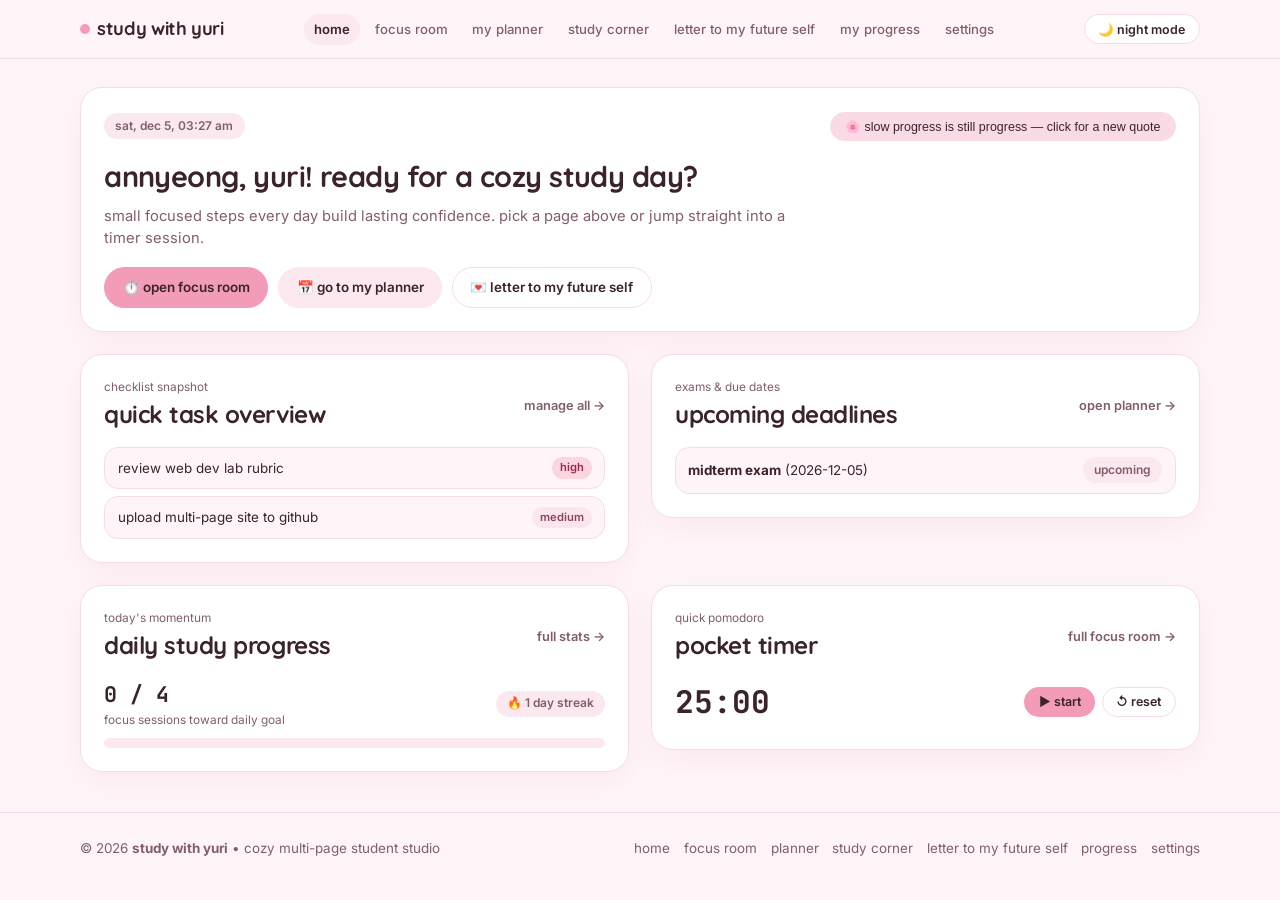
<file: index.html>
<!DOCTYPE html>
<html lang="en">
<head>
  <meta charset="utf-8" />
  <meta name="viewport" content="width=device-width, initial-scale=1.0" />
  <title>study with yuri — home dashboard</title>

  <!-- google fonts: quicksand for headings, inter for ui, jetbrains mono for timer & clock -->
  <link rel="preconnect" href="https://fonts.googleapis.com" />
  <link rel="preconnect" href="https://fonts.gstatic.com" crossorigin />
  <link
    href="https://fonts.googleapis.com/css2?family=Inter:wght@400;500;600&family=JetBrains+Mono:wght@500;700&family=Quicksand:wght@600;700&display=swap"
    rel="stylesheet"
  />

  <!-- relative path to shared stylesheet for github pages -->
  <link rel="stylesheet" href="style.css" />
</head>
<body data-page="home">
  <!-- toast notification container -->
  <div id="toast" class="toast" role="status" aria-live="polite"></div>

  <!-- multi-page sticky navigation header -->
  <header class="site-header">
    <div class="container nav-wrapper">
      <a href="index.html" class="brand-logo">
        <span class="brand-dot"></span> study with yuri
      </a>

      <nav aria-label="primary navigation">
        <ul class="nav-links">
          <li><a href="index.html" class="active-page">home</a></li>
          <li><a href="focus.html">focus room</a></li>
          <li><a href="planner.html">my planner</a></li>
          <li><a href="study.html">study corner</a></li>
          <li><a href="future.html">letter to my future self</a></li>
          <li><a href="progress.html">my progress</a></li>
          <li><a href="settings.html">settings</a></li>
        </ul>
      </nav>

      <button
        id="theme-toggle"
        class="btn-pill btn-outline btn-sm"
        aria-label="toggle dark mode"
      >
        🌙 night mode
      </button>
    </div>
  </header>

  <main class="page-main">
    <div class="container">
      <section class="hero-banner card">
        <div class="hero-top-meta">
          <span id="live-datetime" class="mini-pill">loading date &amp; time...</span>
          <button id="quote-btn" class="badge-pill" title="click for another quote">
            🌸 slow progress is still progress — click for a new quote
          </button>
        </div>

        <h1 id="welcome-greeting">annyeong, yuri! ready for a cozy study day?</h1>
        <p id="daily-motivation" class="hero-sub">
          small focused steps every day build lasting confidence. pick a page above or jump straight into a timer session.
        </p>

        <div class="hero-cta-row">
          <a href="focus.html" class="btn-pill btn-primary">⏱️ open focus room</a>
          <a href="planner.html" class="btn-pill btn-secondary">📅 go to my planner</a>
          <a href="future.html" class="btn-pill btn-outline">💌 letter to my future self</a>
        </div>
      </section>

      <section class="dash-grid">
        <article class="card">
          <div class="card-header-row">
            <div>
              <span class="mini-tag">checklist snapshot</span>
              <h2>quick task overview</h2>
            </div>
            <a href="planner.html" class="tiny-link">manage all →</a>
          </div>
          <ul id="home-task-preview" class="mini-stack-list"></ul>
        </article>

        <article class="card">
          <div class="card-header-row">
            <div>
              <span class="mini-tag">exams &amp; due dates</span>
              <h2>upcoming deadlines</h2>
            </div>
            <a href="planner.html" class="tiny-link">open planner →</a>
          </div>
          <ul id="home-deadlines-preview" class="mini-stack-list"></ul>
        </article>

        <article class="card">
          <div class="card-header-row">
            <div>
              <span class="mini-tag">today's momentum</span>
              <h2>daily study progress</h2>
            </div>
            <a href="progress.html" class="tiny-link">full stats →</a>
          </div>
          <div class="stat-highlight-row">
            <div>
              <div id="home-session-count" class="big-stat">0 / 4</div>
              <div class="mini-tag">focus sessions toward daily goal</div>
            </div>
            <span id="home-streak-pill" class="mini-pill">🔥 0 day streak</span>
          </div>
          <div class="goal-bar-track lg-bar">
            <div id="home-goal-bar" class="goal-bar-fill"></div>
          </div>
        </article>

        <article class="card quick-timer-card">
          <div class="card-header-row">
            <div>
              <span class="mini-tag">quick pomodoro</span>
              <h2>pocket timer</h2>
            </div>
            <a href="focus.html" class="tiny-link">full focus room →</a>
          </div>
          <div class="quick-timer-body">
            <div id="home-timer-display" class="quick-digits">25:00</div>
            <div class="quick-timer-btns">
              <button id="home-start-btn" class="btn-pill btn-primary btn-sm">▶ start</button>
              <button id="home-reset-btn" class="btn-pill btn-outline btn-sm">↺ reset</button>
            </div>
          </div>
        </article>
      </section>
    </div>
  </main>

  <!-- minimal semantic footer -->
  <footer class="site-footer">
    <div class="container footer-row">
      <p>© 2026 <strong>study with yuri</strong> • cozy multi-page student studio</p>
      <div class="footer-links">
        <a href="index.html">home</a>
        <a href="focus.html">focus room</a>
        <a href="planner.html">planner</a>
        <a href="study.html">study corner</a>
        <a href="future.html">letter to my future self</a>
        <a href="progress.html">progress</a>
        <a href="settings.html">settings</a>
      </div>
    </div>
  </footer>

  <!-- relative path to shared javascript -->
  <script src="app.js"></script>
</body>
</html>
</file>
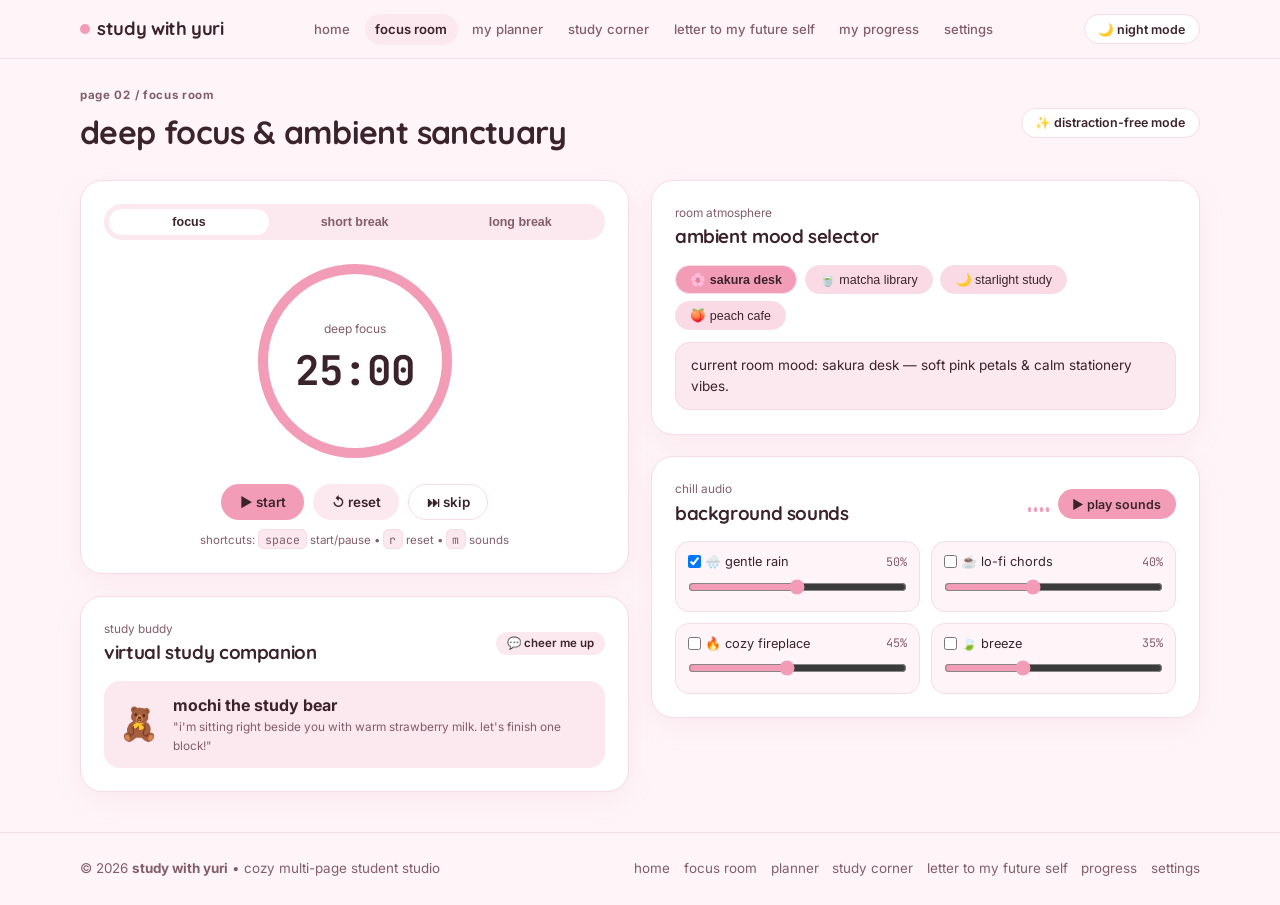
<file: focus.html>
<!DOCTYPE html>
<html lang="en">
<head>
  <meta charset="utf-8" />
  <meta name="viewport" content="width=device-width, initial-scale=1.0" />
  <title>study with yuri — focus room</title>

  <!-- google fonts: quicksand for headings, inter for ui, jetbrains mono for timer & clock -->
  <link rel="preconnect" href="https://fonts.googleapis.com" />
  <link rel="preconnect" href="https://fonts.gstatic.com" crossorigin />
  <link
    href="https://fonts.googleapis.com/css2?family=Inter:wght@400;500;600&family=JetBrains+Mono:wght@500;700&family=Quicksand:wght@600;700&display=swap"
    rel="stylesheet"
  />

  <!-- relative path to shared stylesheet for github pages -->
  <link rel="stylesheet" href="style.css" />
</head>
<body data-page="focus">
  <!-- toast notification container -->
  <div id="toast" class="toast" role="status" aria-live="polite"></div>

  <!-- multi-page sticky navigation header -->
  <header class="site-header">
    <div class="container nav-wrapper">
      <a href="index.html" class="brand-logo">
        <span class="brand-dot"></span> study with yuri
      </a>

      <nav aria-label="primary navigation">
        <ul class="nav-links">
          <li><a href="index.html">home</a></li>
          <li><a href="focus.html" class="active-page">focus room</a></li>
          <li><a href="planner.html">my planner</a></li>
          <li><a href="study.html">study corner</a></li>
          <li><a href="future.html">letter to my future self</a></li>
          <li><a href="progress.html">my progress</a></li>
          <li><a href="settings.html">settings</a></li>
        </ul>
      </nav>

      <button
        id="theme-toggle"
        class="btn-pill btn-outline btn-sm"
        aria-label="toggle dark mode"
      >
        🌙 night mode
      </button>
    </div>
  </header>

  <main class="page-main">
    <div class="container">
      <div class="page-title-bar">
        <div>
          <span class="section-tag">page 02 / focus room</span>
          <h1>deep focus &amp; ambient sanctuary</h1>
        </div>
        <button id="zen-mode-btn" class="btn-pill btn-outline btn-sm">
          ✨ distraction-free mode
        </button>
      </div>

      <div class="workspace-grid">
        <div class="workspace-col">
          <article class="card timer-card">
            <div class="mode-tabs" role="tablist" aria-label="timer modes">
              <button class="mode-tab active" data-mode="focus" data-minutes="25">focus</button>
              <button class="mode-tab" data-mode="short" data-minutes="5">short break</button>
              <button class="mode-tab" data-mode="long" data-minutes="15">long break</button>
            </div>

            <div class="timer-ring-wrapper">
              <svg class="progress-ring" width="210" height="210" viewBox="0 0 210 210">
                <circle class="progress-ring-bg" cx="105" cy="105" r="92" />
                <circle id="progress-ring-circle" class="progress-ring-fill" cx="105" cy="105" r="92" />
              </svg>
              <div class="timer-display-inner">
                <span id="timer-label" class="timer-mode-label">deep focus</span>
                <div id="timer-display" class="timer-digits">25:00</div>
              </div>
            </div>

            <div class="timer-controls">
              <button id="start-pause-btn" class="btn-pill btn-primary">▶ start</button>
              <button id="reset-btn" class="btn-pill btn-secondary">↺ reset</button>
              <button id="skip-btn" class="btn-pill btn-outline">⏭ skip</button>
            </div>

            <p class="shortcut-hint">
              shortcuts: <kbd>space</kbd> start/pause • <kbd>r</kbd> reset • <kbd>m</kbd> sounds
            </p>
          </article>

          <article class="card companion-card">
            <div class="card-header-row">
              <div>
                <span class="mini-tag">study buddy</span>
                <h3>virtual study companion</h3>
              </div>
              <button id="companion-cheer-btn" class="btn-pill btn-secondary btn-xs">
                💬 cheer me up
              </button>
            </div>
            <div class="companion-box">
              <div id="companion-avatar" class="companion-avatar">🧸</div>
              <div>
                <strong id="companion-name">mochi the study bear</strong>
                <p id="companion-speech" class="mini-tag">
                  "i'm sitting right beside you with warm strawberry milk. let's finish one block!"
                </p>
              </div>
            </div>
          </article>
        </div>

        <div class="workspace-col">
          <article class="card">
            <div class="card-header-row">
              <div>
                <span class="mini-tag">room atmosphere</span>
                <h3>ambient mood selector</h3>
              </div>
            </div>
            <div class="mood-chips-row">
              <button class="badge-pill mood-vibe-btn active" data-mood="sakura">🌸 sakura desk</button>
              <button class="badge-pill mood-vibe-btn" data-mood="matcha">🍵 matcha library</button>
              <button class="badge-pill mood-vibe-btn" data-mood="starlight">🌙 starlight study</button>
              <button class="badge-pill mood-vibe-btn" data-mood="peach">🍑 peach cafe</button>
            </div>
            <p id="ambient-mood-note" class="highlight-box">
              current room mood: sakura desk — soft pink petals &amp; calm stationery vibes.
            </p>
          </article>

          <article class="card music-card">
            <div class="card-header-row">
              <div>
                <span class="mini-tag">chill audio</span>
                <h3>background sounds</h3>
              </div>
              <div class="sound-right-controls">
                <div id="soundwave" class="soundwave" aria-hidden="true">
                  <span></span><span></span><span></span><span></span>
                </div>
                <button id="music-toggle-btn" class="btn-pill btn-primary btn-sm">
                  ▶ play sounds
                </button>
              </div>
            </div>

            <div class="mixer-grid">
              <div class="mixer-channel">
                <div class="mixer-top">
                  <label><input type="checkbox" id="mix-rain" checked /> 🌧️ gentle rain</label>
                  <span id="vol-rain-val" class="vol-pct">50%</span>
                </div>
                <input type="range" id="vol-rain" min="0" max="100" value="50" />
              </div>

              <div class="mixer-channel">
                <div class="mixer-top">
                  <label><input type="checkbox" id="mix-cafe" /> ☕ lo-fi chords</label>
                  <span id="vol-cafe-val" class="vol-pct">40%</span>
                </div>
                <input type="range" id="vol-cafe" min="0" max="100" value="40" />
              </div>

              <div class="mixer-channel">
                <div class="mixer-top">
                  <label><input type="checkbox" id="mix-fire" /> 🔥 cozy fireplace</label>
                  <span id="vol-fire-val" class="vol-pct">45%</span>
                </div>
                <input type="range" id="vol-fire" min="0" max="100" value="45" />
              </div>

              <div class="mixer-channel">
                <div class="mixer-top">
                  <label><input type="checkbox" id="mix-nature" /> 🍃 breeze</label>
                  <span id="vol-nature-val" class="vol-pct">35%</span>
                </div>
                <input type="range" id="vol-nature" min="0" max="100" value="35" />
              </div>
            </div>
          </article>
        </div>
      </div>
    </div>
  </main>

  <!-- minimal semantic footer -->
  <footer class="site-footer">
    <div class="container footer-row">
      <p>© 2026 <strong>study with yuri</strong> • cozy multi-page student studio</p>
      <div class="footer-links">
        <a href="index.html">home</a>
        <a href="focus.html">focus room</a>
        <a href="planner.html">planner</a>
        <a href="study.html">study corner</a>
        <a href="future.html">letter to my future self</a>
        <a href="progress.html">progress</a>
        <a href="settings.html">settings</a>
      </div>
    </div>
  </footer>

  <!-- relative path to shared javascript -->
  <script src="app.js"></script>
</body>
</html>
</file>
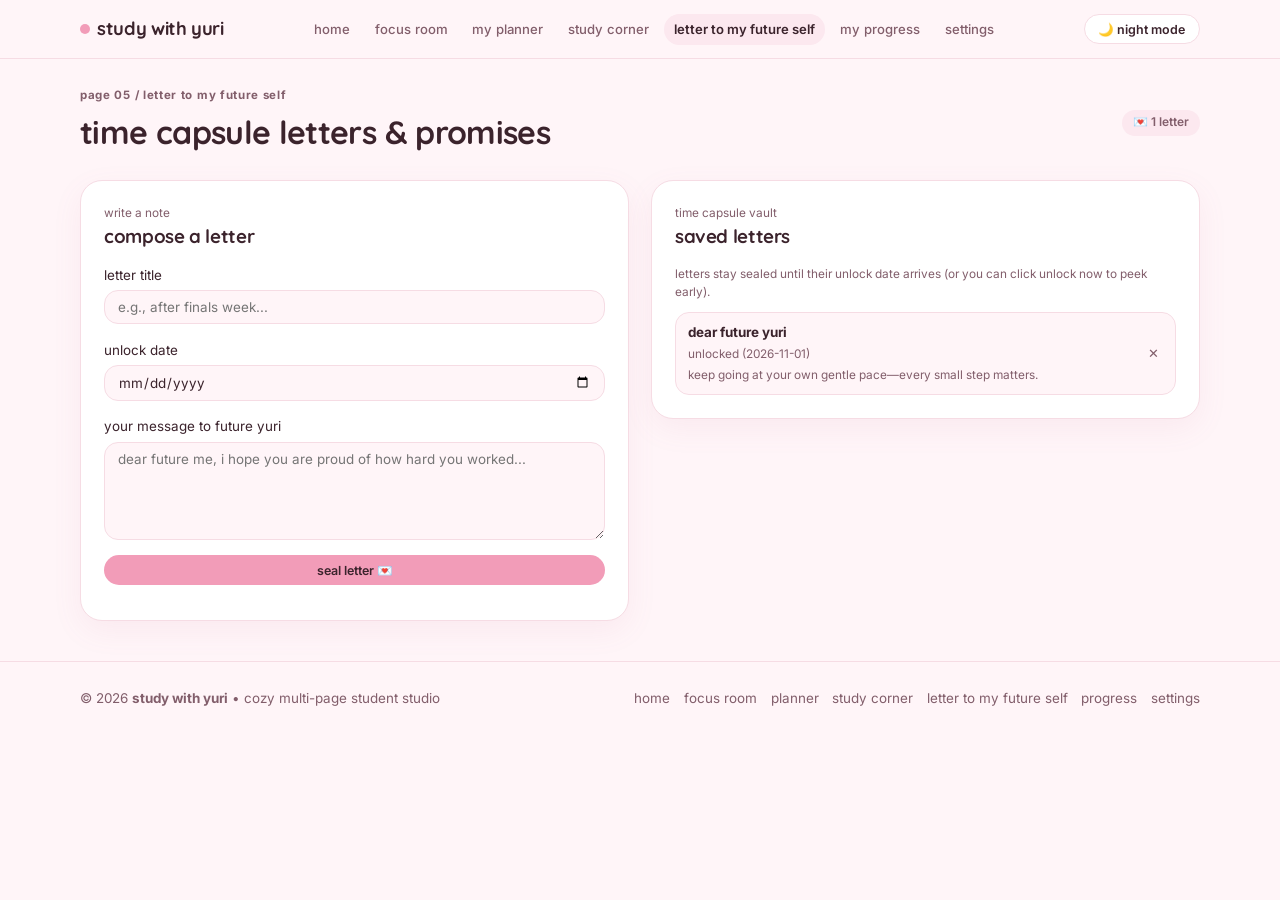
<file: future.html>
<!DOCTYPE html>
<html lang="en">
<head>
  <meta charset="utf-8" />
  <meta name="viewport" content="width=device-width, initial-scale=1.0" />
  <title>study with yuri — letter to my future self</title>

  <!-- google fonts: quicksand for headings, inter for ui, jetbrains mono for timer & clock -->
  <link rel="preconnect" href="https://fonts.googleapis.com" />
  <link rel="preconnect" href="https://fonts.gstatic.com" crossorigin />
  <link
    href="https://fonts.googleapis.com/css2?family=Inter:wght@400;500;600&family=JetBrains+Mono:wght@500;700&family=Quicksand:wght@600;700&display=swap"
    rel="stylesheet"
  />

  <!-- relative path to shared stylesheet for github pages -->
  <link rel="stylesheet" href="style.css" />
</head>
<body data-page="future">
  <!-- toast notification container -->
  <div id="toast" class="toast" role="status" aria-live="polite"></div>

  <!-- multi-page sticky navigation header -->
  <header class="site-header">
    <div class="container nav-wrapper">
      <a href="index.html" class="brand-logo">
        <span class="brand-dot"></span> study with yuri
      </a>

      <nav aria-label="primary navigation">
        <ul class="nav-links">
          <li><a href="index.html">home</a></li>
          <li><a href="focus.html">focus room</a></li>
          <li><a href="planner.html">my planner</a></li>
          <li><a href="study.html">study corner</a></li>
          <li><a href="future.html" class="active-page">letter to my future self</a></li>
          <li><a href="progress.html">my progress</a></li>
          <li><a href="settings.html">settings</a></li>
        </ul>
      </nav>

      <button
        id="theme-toggle"
        class="btn-pill btn-outline btn-sm"
        aria-label="toggle dark mode"
      >
        🌙 night mode
      </button>
    </div>
  </header>

  <main class="page-main">
    <div class="container">
      <div class="page-title-bar">
        <div>
          <span class="section-tag">page 05 / letter to my future self</span>
          <h1>time capsule letters &amp; promises</h1>
        </div>
        <span id="letters-count-pill" class="session-counter-pill">💌 0 letters</span>
      </div>

      <div class="workspace-grid">
        <div class="workspace-col">
          <article class="card">
            <div class="card-header-row">
              <div>
                <span class="mini-tag">write a note</span>
                <h3>compose a letter</h3>
              </div>
            </div>

            <form id="future-letter-form" class="stack-form">
              <div class="form-group">
                <label for="letter-title">letter title</label>
                <input
                  type="text"
                  id="letter-title"
                  placeholder="e.g., after finals week..."
                  required
                />
              </div>

              <div class="form-group">
                <label for="letter-unlock-date">unlock date</label>
                <input
                  type="date"
                  id="letter-unlock-date"
                  required
                />
              </div>

              <div class="form-group">
                <label for="letter-body">your message to future yuri</label>
                <textarea
                  id="letter-body"
                  rows="5"
                  placeholder="dear future me, i hope you are proud of how hard you worked..."
                  required
                ></textarea>
              </div>

              <button type="submit" class="btn-pill btn-primary btn-sm">
                seal letter 💌
              </button>
            </form>
          </article>
        </div>

        <div class="workspace-col">
          <article class="card">
            <div class="card-header-row">
              <div>
                <span class="mini-tag">time capsule vault</span>
                <h3>saved letters</h3>
              </div>
            </div>
            <p class="helper-micro-note">
              letters stay sealed until their unlock date arrives (or you can click unlock now to peek early).
            </p>
            <ul id="future-letters-list" class="mini-stack-list"></ul>
          </article>
        </div>
      </div>
    </div>
  </main>

  <!-- minimal semantic footer -->
  <footer class="site-footer">
    <div class="container footer-row">
      <p>© 2026 <strong>study with yuri</strong> • cozy multi-page student studio</p>
      <div class="footer-links">
        <a href="index.html">home</a>
        <a href="focus.html">focus room</a>
        <a href="planner.html">planner</a>
        <a href="study.html">study corner</a>
        <a href="future.html">letter to my future self</a>
        <a href="progress.html">progress</a>
        <a href="settings.html">settings</a>
      </div>
    </div>
  </footer>

  <!-- relative path to shared javascript -->
  <script src="app.js"></script>
</body>
</html>
</file>
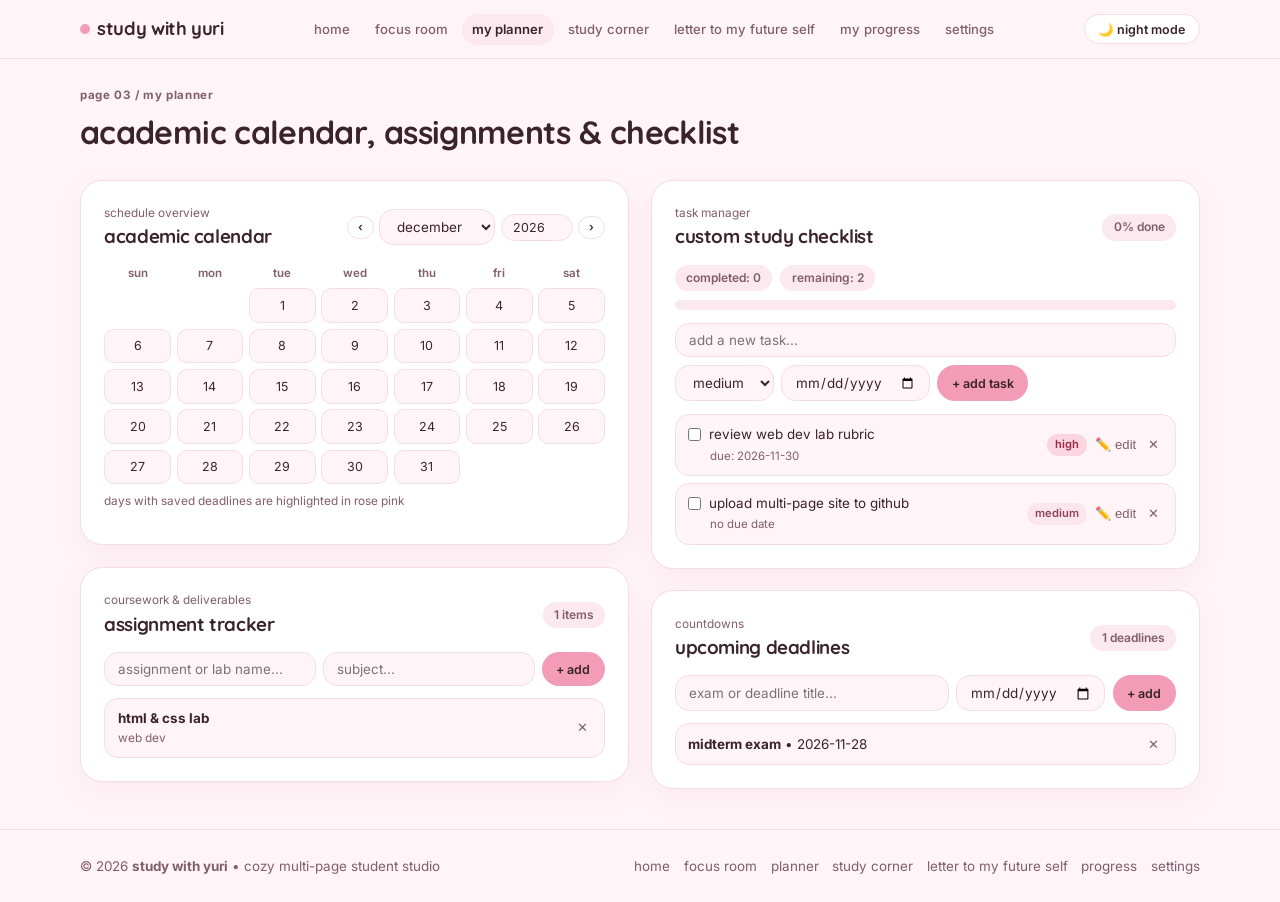
<file: planner.html>
<!DOCTYPE html>
<html lang="en">
<head>
  <meta charset="utf-8" />
  <meta name="viewport" content="width=device-width, initial-scale=1.0" />
  <title>study with yuri — my planner</title>

  <!-- google fonts: quicksand for headings, inter for ui, jetbrains mono for timer & clock -->
  <link rel="preconnect" href="https://fonts.googleapis.com" />
  <link rel="preconnect" href="https://fonts.gstatic.com" crossorigin />
  <link
    href="https://fonts.googleapis.com/css2?family=Inter:wght@400;500;600&family=JetBrains+Mono:wght@500;700&family=Quicksand:wght@600;700&display=swap"
    rel="stylesheet"
  />

  <!-- relative path to shared stylesheet for github pages -->
  <link rel="stylesheet" href="style.css" />
</head>
<body data-page="planner">
  <!-- toast notification container -->
  <div id="toast" class="toast" role="status" aria-live="polite"></div>

  <!-- multi-page sticky navigation header -->
  <header class="site-header">
    <div class="container nav-wrapper">
      <a href="index.html" class="brand-logo">
        <span class="brand-dot"></span> study with yuri
      </a>

      <nav aria-label="primary navigation">
        <ul class="nav-links">
          <li><a href="index.html">home</a></li>
          <li><a href="focus.html">focus room</a></li>
          <li><a href="planner.html" class="active-page">my planner</a></li>
          <li><a href="study.html">study corner</a></li>
          <li><a href="future.html">letter to my future self</a></li>
          <li><a href="progress.html">my progress</a></li>
          <li><a href="settings.html">settings</a></li>
        </ul>
      </nav>

      <button
        id="theme-toggle"
        class="btn-pill btn-outline btn-sm"
        aria-label="toggle dark mode"
      >
        🌙 night mode
      </button>
    </div>
  </header>

  <main class="page-main">
    <div class="container">
      <div class="page-title-bar">
        <div>
          <span class="section-tag">page 03 / my planner</span>
          <h1>academic calendar, assignments &amp; checklist</h1>
        </div>
      </div>

      <div class="workspace-grid">
        <div class="workspace-col">
          <!-- academic calendar with month switcher -->
          <article class="card">
            <div class="card-header-row">
              <div>
                <span class="mini-tag">schedule overview</span>
                <h3>academic calendar</h3>
              </div>
              <div class="calendar-controls">
                <button id="cal-prev-btn" class="btn-pill btn-outline btn-xs" aria-label="previous month">‹</button>
                <select id="cal-month-select" class="select-pill select-sm" aria-label="select month">
                  <option value="0">january</option>
                  <option value="1">february</option>
                  <option value="2">march</option>
                  <option value="3">april</option>
                  <option value="4">may</option>
                  <option value="5">june</option>
                  <option value="6">july</option>
                  <option value="7">august</option>
                  <option value="8">september</option>
                  <option value="9">october</option>
                  <option value="10">november</option>
                  <option value="11">december</option>
                </select>
                <input type="number" id="cal-year-input" class="cal-year-input" min="2020" max="2035" value="2026" aria-label="calendar year" />
                <button id="cal-next-btn" class="btn-pill btn-outline btn-xs" aria-label="next month">›</button>
              </div>
            </div>

            <div class="calendar-weekdays">
              <span>sun</span><span>mon</span><span>tue</span><span>wed</span><span>thu</span><span>fri</span><span>sat</span>
            </div>
            <div id="calendar-grid" class="calendar-grid"></div>
            <p class="helper-micro-note">days with saved deadlines are highlighted in rose pink</p>
          </article>

          <!-- assignment tracker -->
          <article class="card">
            <div class="card-header-row">
              <div>
                <span class="mini-tag">coursework &amp; deliverables</span>
                <h3>assignment tracker</h3>
              </div>
              <span id="assignment-count-pill" class="mini-pill">0 items</span>
            </div>

            <form id="assignment-form" class="exam-input-row">
              <input
                type="text"
                id="assignment-title"
                placeholder="assignment or lab name..."
                required
              />
              <input
                type="text"
                id="assignment-subject"
                placeholder="subject..."
                required
              />
              <button type="submit" class="btn-pill btn-primary btn-sm">+ add</button>
            </form>

            <ul id="assignment-list" class="mini-stack-list"></ul>
          </article>
        </div>

        <div class="workspace-col">
          <!-- full custom study checklist: add, edit, delete, complete, counts, %, low/medium/high, due date -->
          <article class="card">
            <div class="card-header-row">
              <div>
                <span class="mini-tag">task manager</span>
                <h3>custom study checklist</h3>
              </div>
              <span id="task-completion-pct" class="mini-pill">0% done</span>
            </div>

            <div id="task-summary-counts" class="task-summary-row">
              <span id="task-completed-count" class="mini-pill">completed: 0</span>
              <span id="task-remaining-count" class="mini-pill">remaining: 0</span>
            </div>

            <div class="goal-bar-track full-w task-pct-bar">
              <div id="task-pct-fill" class="goal-bar-fill"></div>
            </div>

            <form id="task-form" class="task-builder-form">
              <input
                type="text"
                id="task-input"
                placeholder="add a new task..."
                required
              />
              <div class="task-meta-row">
                <select id="task-priority" aria-label="task priority">
                  <option value="low">low</option>
                  <option value="medium" selected>medium</option>
                  <option value="high">high</option>
                </select>
                <input
                  type="date"
                  id="task-due-date"
                  aria-label="optional due date"
                />
                <button type="submit" class="btn-pill btn-primary btn-sm">
                  + add task
                </button>
              </div>
            </form>

            <ul id="task-list" class="task-list"></ul>
          </article>

          <!-- upcoming deadlines -->
          <article class="card">
            <div class="card-header-row">
              <div>
                <span class="mini-tag">countdowns</span>
                <h3>upcoming deadlines</h3>
              </div>
              <span id="exam-count-pill" class="mini-pill">0 deadlines</span>
            </div>

            <form id="exam-form" class="exam-input-row">
              <input
                type="text"
                id="exam-title"
                placeholder="exam or deadline title..."
                required
              />
              <input
                type="date"
                id="exam-date"
                aria-label="deadline date"
                required
              />
              <button type="submit" class="btn-pill btn-primary btn-sm">+ add</button>
            </form>

            <ul id="exam-list" class="mini-stack-list"></ul>
          </article>
        </div>
      </div>
    </div>
  </main>

  <!-- minimal semantic footer -->
  <footer class="site-footer">
    <div class="container footer-row">
      <p>© 2026 <strong>study with yuri</strong> • cozy multi-page student studio</p>
      <div class="footer-links">
        <a href="index.html">home</a>
        <a href="focus.html">focus room</a>
        <a href="planner.html">planner</a>
        <a href="study.html">study corner</a>
        <a href="future.html">letter to my future self</a>
        <a href="progress.html">progress</a>
        <a href="settings.html">settings</a>
      </div>
    </div>
  </footer>

  <!-- relative path to shared javascript -->
  <script src="app.js"></script>
</body>
</html>
</file>
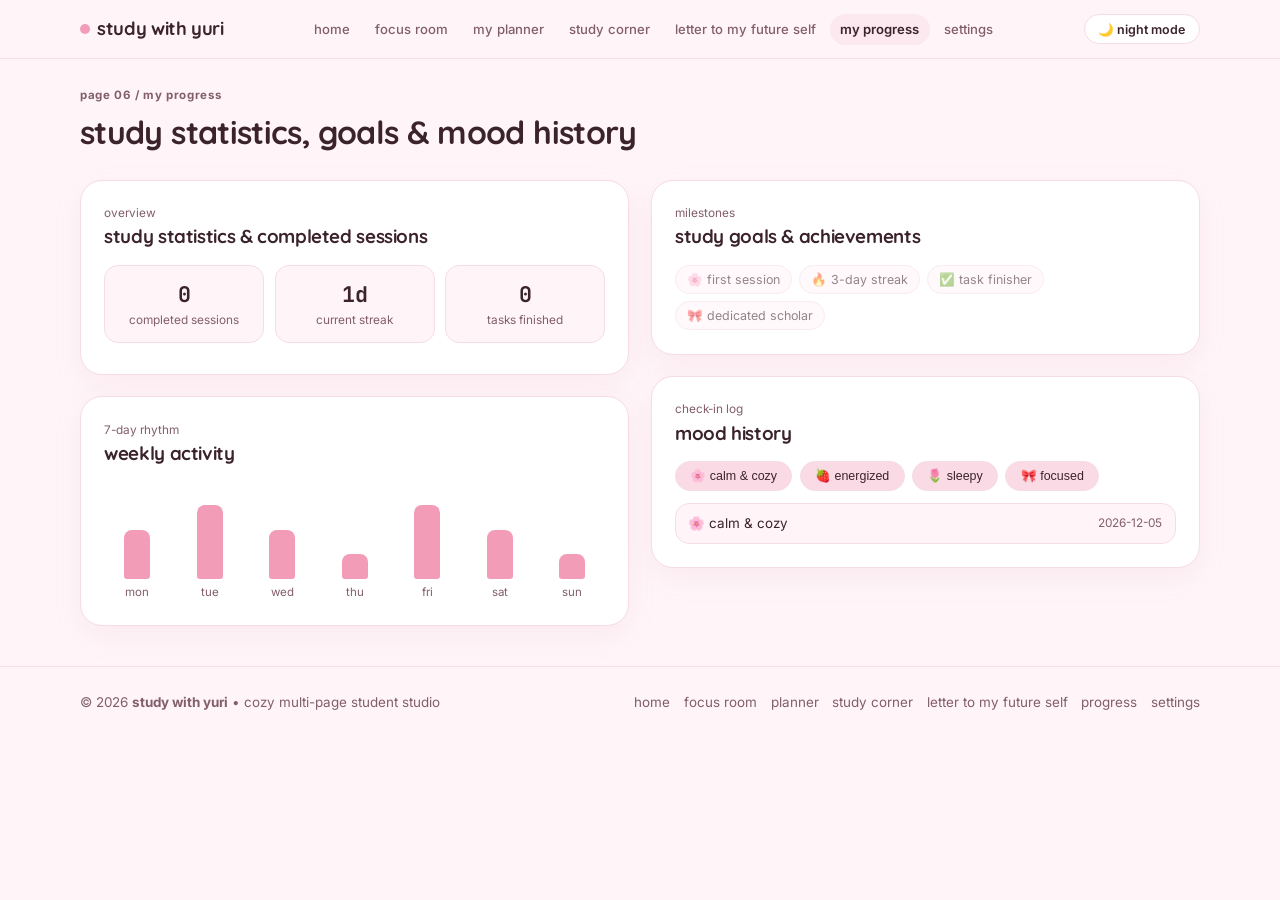
<file: progress.html>
<!DOCTYPE html>
<html lang="en">
<head>
  <meta charset="utf-8" />
  <meta name="viewport" content="width=device-width, initial-scale=1.0" />
  <title>study with yuri — my progress</title>

  <!-- google fonts: quicksand for headings, inter for ui, jetbrains mono for timer & clock -->
  <link rel="preconnect" href="https://fonts.googleapis.com" />
  <link rel="preconnect" href="https://fonts.gstatic.com" crossorigin />
  <link
    href="https://fonts.googleapis.com/css2?family=Inter:wght@400;500;600&family=JetBrains+Mono:wght@500;700&family=Quicksand:wght@600;700&display=swap"
    rel="stylesheet"
  />

  <!-- relative path to shared stylesheet for github pages -->
  <link rel="stylesheet" href="style.css" />
</head>
<body data-page="progress">
  <!-- toast notification container -->
  <div id="toast" class="toast" role="status" aria-live="polite"></div>

  <!-- multi-page sticky navigation header -->
  <header class="site-header">
    <div class="container nav-wrapper">
      <a href="index.html" class="brand-logo">
        <span class="brand-dot"></span> study with yuri
      </a>

      <nav aria-label="primary navigation">
        <ul class="nav-links">
          <li><a href="index.html">home</a></li>
          <li><a href="focus.html">focus room</a></li>
          <li><a href="planner.html">my planner</a></li>
          <li><a href="study.html">study corner</a></li>
          <li><a href="future.html">letter to my future self</a></li>
          <li><a href="progress.html" class="active-page">my progress</a></li>
          <li><a href="settings.html">settings</a></li>
        </ul>
      </nav>

      <button
        id="theme-toggle"
        class="btn-pill btn-outline btn-sm"
        aria-label="toggle dark mode"
      >
        🌙 night mode
      </button>
    </div>
  </header>

  <main class="page-main">
    <div class="container">
      <div class="page-title-bar">
        <div>
          <span class="section-tag">page 06 / my progress</span>
          <h1>study statistics, goals &amp; mood history</h1>
        </div>
      </div>

      <div class="workspace-grid">
        <div class="workspace-col">
          <article class="card">
            <div class="card-header-row">
              <div>
                <span class="mini-tag">overview</span>
                <h3>study statistics &amp; completed sessions</h3>
              </div>
            </div>
            <div class="stats-summary-row">
              <div class="stat-box">
                <div id="stat-total-sessions" class="big-stat">0</div>
                <div class="mini-tag">completed sessions</div>
              </div>
              <div class="stat-box">
                <div id="stat-streak-days" class="big-stat">0d</div>
                <div class="mini-tag">current streak</div>
              </div>
              <div class="stat-box">
                <div id="stat-tasks-done" class="big-stat">0</div>
                <div class="mini-tag">tasks finished</div>
              </div>
            </div>
          </article>

          <article class="card">
            <div class="card-header-row">
              <div>
                <span class="mini-tag">7-day rhythm</span>
                <h3>weekly activity</h3>
              </div>
            </div>
            <div id="weekly-bars" class="weekly-bars"></div>
          </article>
        </div>

        <div class="workspace-col">
          <article class="card">
            <div class="card-header-row">
              <div>
                <span class="mini-tag">milestones</span>
                <h3>study goals &amp; achievements</h3>
              </div>
            </div>
            <div id="badges-grid" class="badges-grid"></div>
          </article>

          <article class="card">
            <div class="card-header-row">
              <div>
                <span class="mini-tag">check-in log</span>
                <h3>mood history</h3>
              </div>
            </div>
            <div class="mood-log-picker">
              <button class="badge-pill log-mood-btn" data-mood="🌸 calm &amp; cozy">🌸 calm &amp; cozy</button>
              <button class="badge-pill log-mood-btn" data-mood="🍓 energized">🍓 energized</button>
              <button class="badge-pill log-mood-btn" data-mood="🌷 sleepy">🌷 sleepy</button>
              <button class="badge-pill log-mood-btn" data-mood="🎀 focused">🎀 focused</button>
            </div>
            <ul id="mood-history-list" class="mini-stack-list"></ul>
          </article>
        </div>
      </div>
    </div>
  </main>

  <!-- minimal semantic footer -->
  <footer class="site-footer">
    <div class="container footer-row">
      <p>© 2026 <strong>study with yuri</strong> • cozy multi-page student studio</p>
      <div class="footer-links">
        <a href="index.html">home</a>
        <a href="focus.html">focus room</a>
        <a href="planner.html">planner</a>
        <a href="study.html">study corner</a>
        <a href="future.html">letter to my future self</a>
        <a href="progress.html">progress</a>
        <a href="settings.html">settings</a>
      </div>
    </div>
  </footer>

  <!-- relative path to shared javascript -->
  <script src="app.js"></script>
</body>
</html>
</file>
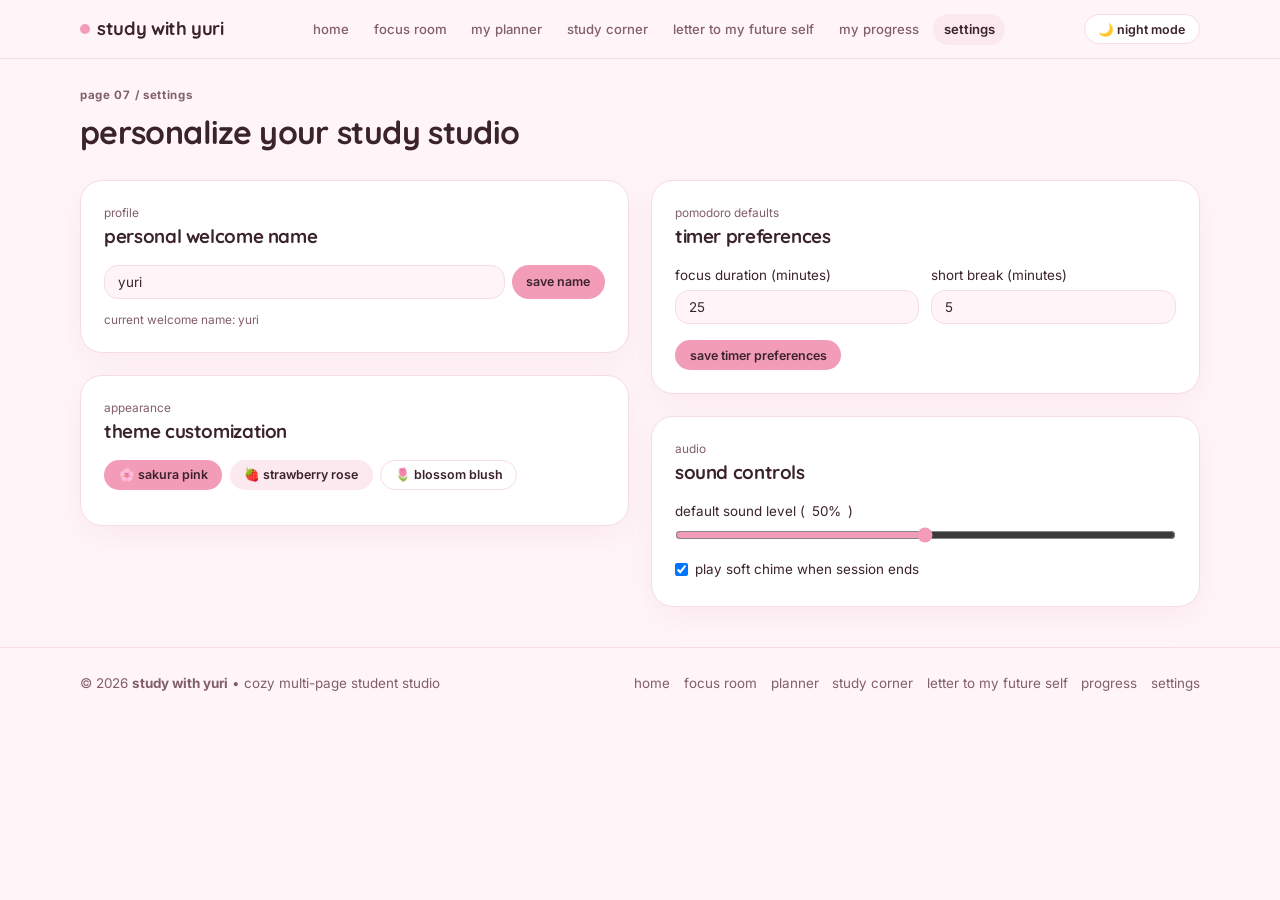
<file: settings.html>
<!DOCTYPE html>
<html lang="en">
<head>
  <meta charset="utf-8" />
  <meta name="viewport" content="width=device-width, initial-scale=1.0" />
  <title>study with yuri — settings</title>

  <!-- google fonts: quicksand for headings, inter for ui, jetbrains mono for timer & clock -->
  <link rel="preconnect" href="https://fonts.googleapis.com" />
  <link rel="preconnect" href="https://fonts.gstatic.com" crossorigin />
  <link
    href="https://fonts.googleapis.com/css2?family=Inter:wght@400;500;600&family=JetBrains+Mono:wght@500;700&family=Quicksand:wght@600;700&display=swap"
    rel="stylesheet"
  />

  <!-- relative path to shared stylesheet for github pages -->
  <link rel="stylesheet" href="style.css" />
</head>
<body data-page="settings">
  <!-- toast notification container -->
  <div id="toast" class="toast" role="status" aria-live="polite"></div>

  <!-- multi-page sticky navigation header -->
  <header class="site-header">
    <div class="container nav-wrapper">
      <a href="index.html" class="brand-logo">
        <span class="brand-dot"></span> study with yuri
      </a>

      <nav aria-label="primary navigation">
        <ul class="nav-links">
          <li><a href="index.html">home</a></li>
          <li><a href="focus.html">focus room</a></li>
          <li><a href="planner.html">my planner</a></li>
          <li><a href="study.html">study corner</a></li>
          <li><a href="future.html">letter to my future self</a></li>
          <li><a href="progress.html">my progress</a></li>
          <li><a href="settings.html" class="active-page">settings</a></li>
        </ul>
      </nav>

      <button
        id="theme-toggle"
        class="btn-pill btn-outline btn-sm"
        aria-label="toggle dark mode"
      >
        🌙 night mode
      </button>
    </div>
  </header>

  <main class="page-main">
    <div class="container">
      <div class="page-title-bar">
        <div>
          <span class="section-tag">page 07 / settings</span>
          <h1>personalize your study studio</h1>
        </div>
      </div>

      <div class="workspace-grid">
        <div class="workspace-col">
          <article class="card">
            <div class="card-header-row">
              <div>
                <span class="mini-tag">profile</span>
                <h3>personal welcome name</h3>
              </div>
            </div>
            <form id="profile-name-form" class="inline-form">
              <input
                type="text"
                id="welcome-name-input"
                placeholder="enter your name (e.g., yuri)..."
                required
              />
              <button type="submit" class="btn-pill btn-primary btn-sm">save name</button>
            </form>
            <p id="current-name-preview" class="mini-tag">current welcome name: yuri</p>
          </article>

          <article class="card">
            <div class="card-header-row">
              <div>
                <span class="mini-tag">appearance</span>
                <h3>theme customization</h3>
              </div>
            </div>
            <div class="theme-options-row">
              <button class="btn-pill btn-primary btn-sm theme-swatch-btn" data-pink="sakura">
                🌸 sakura pink
              </button>
              <button class="btn-pill btn-secondary btn-sm theme-swatch-btn" data-pink="strawberry">
                🍓 strawberry rose
              </button>
              <button class="btn-pill btn-outline btn-sm theme-swatch-btn" data-pink="blossom">
                🌷 blossom blush
              </button>
            </div>
          </article>
        </div>

        <div class="workspace-col">
          <article class="card">
            <div class="card-header-row">
              <div>
                <span class="mini-tag">pomodoro defaults</span>
                <h3>timer preferences</h3>
              </div>
            </div>
            <div class="settings-form-grid">
              <div class="form-group">
                <label for="pref-focus-mins">focus duration (minutes)</label>
                <input type="number" id="pref-focus-mins" min="1" max="180" value="25" />
              </div>
              <div class="form-group">
                <label for="pref-break-mins">short break (minutes)</label>
                <input type="number" id="pref-break-mins" min="1" max="60" value="5" />
              </div>
            </div>
            <button id="save-timer-prefs-btn" class="btn-pill btn-primary btn-sm mt-btn">
              save timer preferences
            </button>
          </article>

          <article class="card">
            <div class="card-header-row">
              <div>
                <span class="mini-tag">audio</span>
                <h3>sound controls</h3>
              </div>
            </div>
            <div class="form-group">
              <label for="pref-master-vol">default sound level (<span id="pref-vol-label">50%</span>)</label>
              <input type="range" id="pref-master-vol" min="0" max="100" value="50" />
            </div>
            <label class="checkbox-inline mt-btn">
              <input type="checkbox" id="pref-chime-enabled" checked />
              <span>play soft chime when session ends</span>
            </label>
          </article>
        </div>
      </div>
    </div>
  </main>

  <!-- minimal semantic footer -->
  <footer class="site-footer">
    <div class="container footer-row">
      <p>© 2026 <strong>study with yuri</strong> • cozy multi-page student studio</p>
      <div class="footer-links">
        <a href="index.html">home</a>
        <a href="focus.html">focus room</a>
        <a href="planner.html">planner</a>
        <a href="study.html">study corner</a>
        <a href="future.html">letter to my future self</a>
        <a href="progress.html">progress</a>
        <a href="settings.html">settings</a>
      </div>
    </div>
  </footer>

  <!-- relative path to shared javascript -->
  <script src="app.js"></script>
</body>
</html>
</file>
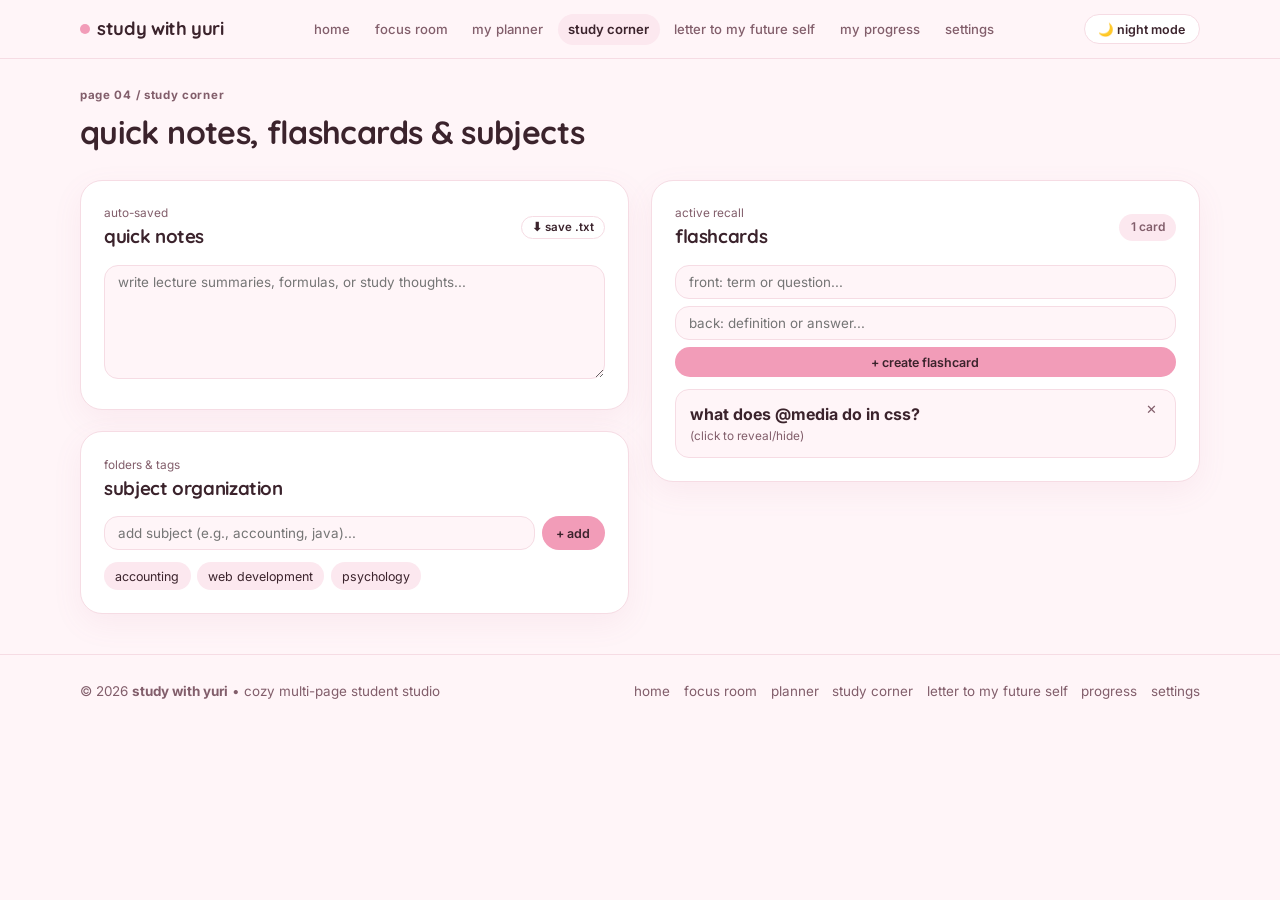
<file: study.html>
<!DOCTYPE html>
<html lang="en">
<head>
  <meta charset="utf-8" />
  <meta name="viewport" content="width=device-width, initial-scale=1.0" />
  <title>study with yuri — study corner</title>

  <!-- google fonts: quicksand for headings, inter for ui, jetbrains mono for timer & clock -->
  <link rel="preconnect" href="https://fonts.googleapis.com" />
  <link rel="preconnect" href="https://fonts.gstatic.com" crossorigin />
  <link
    href="https://fonts.googleapis.com/css2?family=Inter:wght@400;500;600&family=JetBrains+Mono:wght@500;700&family=Quicksand:wght@600;700&display=swap"
    rel="stylesheet"
  />

  <!-- relative path to shared stylesheet for github pages -->
  <link rel="stylesheet" href="style.css" />
</head>
<body data-page="study">
  <!-- toast notification container -->
  <div id="toast" class="toast" role="status" aria-live="polite"></div>

  <!-- multi-page sticky navigation header -->
  <header class="site-header">
    <div class="container nav-wrapper">
      <a href="index.html" class="brand-logo">
        <span class="brand-dot"></span> study with yuri
      </a>

      <nav aria-label="primary navigation">
        <ul class="nav-links">
          <li><a href="index.html">home</a></li>
          <li><a href="focus.html">focus room</a></li>
          <li><a href="planner.html">my planner</a></li>
          <li><a href="study.html" class="active-page">study corner</a></li>
          <li><a href="future.html">letter to my future self</a></li>
          <li><a href="progress.html">my progress</a></li>
          <li><a href="settings.html">settings</a></li>
        </ul>
      </nav>

      <button
        id="theme-toggle"
        class="btn-pill btn-outline btn-sm"
        aria-label="toggle dark mode"
      >
        🌙 night mode
      </button>
    </div>
  </header>

  <main class="page-main">
    <div class="container">
      <div class="page-title-bar">
        <div>
          <span class="section-tag">page 04 / study corner</span>
          <h1>quick notes, flashcards &amp; subjects</h1>
        </div>
      </div>

      <div class="workspace-grid">
        <div class="workspace-col">
          <article class="card notes-card">
            <div class="card-header-row">
              <div>
                <span class="mini-tag">auto-saved</span>
                <h3>quick notes</h3>
              </div>
              <button id="download-notes-btn" class="btn-pill btn-outline btn-xs">
                ⬇ save .txt
              </button>
            </div>
            <textarea
              id="scratchpad"
              rows="6"
              placeholder="write lecture summaries, formulas, or study thoughts..."
            ></textarea>
          </article>

          <article class="card">
            <div class="card-header-row">
              <div>
                <span class="mini-tag">folders &amp; tags</span>
                <h3>subject organization</h3>
              </div>
            </div>
            <form id="subject-form" class="inline-form">
              <input
                type="text"
                id="subject-input"
                placeholder="add subject (e.g., accounting, java)..."
                required
              />
              <button type="submit" class="btn-pill btn-primary btn-sm">+ add</button>
            </form>
            <div id="subject-pool" class="chip-pool"></div>
          </article>
        </div>

        <div class="workspace-col">
          <article class="card">
            <div class="card-header-row">
              <div>
                <span class="mini-tag">active recall</span>
                <h3>flashcards</h3>
              </div>
              <span id="flashcard-count-pill" class="mini-pill">0 cards</span>
            </div>

            <form id="flashcard-form" class="stack-form">
              <input
                type="text"
                id="flashcard-front"
                placeholder="front: term or question..."
                required
              />
              <input
                type="text"
                id="flashcard-back"
                placeholder="back: definition or answer..."
                required
              />
              <button type="submit" class="btn-pill btn-primary btn-sm">+ create flashcard</button>
            </form>

            <div id="flashcard-deck" class="flashcard-deck"></div>
          </article>
        </div>
      </div>
    </div>
  </main>

  <!-- minimal semantic footer -->
  <footer class="site-footer">
    <div class="container footer-row">
      <p>© 2026 <strong>study with yuri</strong> • cozy multi-page student studio</p>
      <div class="footer-links">
        <a href="index.html">home</a>
        <a href="focus.html">focus room</a>
        <a href="planner.html">planner</a>
        <a href="study.html">study corner</a>
        <a href="future.html">letter to my future self</a>
        <a href="progress.html">progress</a>
        <a href="settings.html">settings</a>
      </div>
    </div>
  </footer>

  <!-- relative path to shared javascript -->
  <script src="app.js"></script>
</body>
</html>
</file>
<file: style.css>
/* =========================================================
   css variables: pink-dominant pastel theme
   ========================================================= */
:root {
  --bg-page: #fff5f8;
  --bg-card: #ffffff;
  --bg-subtle: #fce8ef;
  --text-main: #3b232c;
  --text-muted: #825e6b;
  --accent-pink: #f29cb8;
  --accent-pink-hover: #eb85a7;
  --accent-soft: #fadbe5;
  --border-soft: #f6dce4;
  --shadow-soft: 0 10px 30px rgba(196, 108, 138, 0.08);
  --radius-card: 22px;
  --radius-pill: 999px;

  --prio-high-bg: #fbd5e0;
  --prio-high-text: #9e2a4b;
  --prio-medium-bg: #fce6ee;
  --prio-medium-text: #8c435c;
  --prio-low-bg: #f5ebf0;
  --prio-low-text: #6e525d;
}

body.pink-strawberry {
  --bg-page: #fff2f6;
  --bg-subtle: #fadce6;
  --accent-pink: #eb7c9f;
  --accent-pink-hover: #de668d;
  --accent-soft: #f7cad9;
  --border-soft: #f3cdd9;
}

body.pink-blossom {
  --bg-page: #fff8fa;
  --bg-subtle: #fdeef3;
  --accent-pink: #f5b3c8;
  --accent-pink-hover: #ec9db7;
  --accent-soft: #fce3eb;
  --border-soft: #f8e2e9;
}

body.dark-mode {
  --bg-page: #1c1418;
  --bg-card: #261b20;
  --bg-subtle: #33232a;
  --text-main: #fcebf1;
  --text-muted: #c49faa;
  --accent-pink: #e68aa8;
  --accent-pink-hover: #f09db8;
  --accent-soft: #3d2832;
  --border-soft: #3b2730;
  --shadow-soft: 0 10px 30px rgba(0, 0, 0, 0.34);

  --prio-high-bg: #4d2635;
  --prio-high-text: #ffb8cd;
  --prio-medium-bg: #402530;
  --prio-medium-text: #f2b8cb;
  --prio-low-bg: #332229;
  --prio-low-text: #cfa7b5;
}

/* =========================================================
   base reset & typography (strict lowercase styling)
   ========================================================= */
* {
  box-sizing: border-box;
  margin: 0;
  padding: 0;
}

html {
  scroll-behavior: smooth;
}

body {
  font-family: "Inter", sans-serif;
  background-color: var(--bg-page);
  color: var(--text-main);
  line-height: 1.55;
  text-transform: lowercase;
  transition: background-color 0.25s ease, color 0.25s ease;
}

h1,
h2,
h3,
.brand-logo {
  font-family: "Quicksand", sans-serif;
  font-weight: 700;
  letter-spacing: -0.02em;
}

kbd {
  font-family: "JetBrains Mono", monospace;
  font-size: 0.72rem;
  background-color: var(--bg-subtle);
  border: 1px solid var(--border-soft);
  padding: 0.1rem 0.35rem;
  border-radius: 6px;
}

.container {
  width: 92%;
  max-width: 1120px;
  margin: 0 auto;
}

.page-main {
  padding: 1.75rem 0 2.5rem;
}

/* =========================================================
   toast notification
   ========================================================= */
.toast {
  position: fixed;
  bottom: 1.4rem;
  right: 1.4rem;
  background-color: var(--bg-card);
  color: var(--text-main);
  border: 1px solid var(--accent-pink);
  padding: 0.7rem 1.15rem;
  border-radius: var(--radius-pill);
  box-shadow: var(--shadow-soft);
  font-size: 0.84rem;
  font-weight: 500;
  opacity: 0;
  pointer-events: none;
  transform: translateY(10px);
  transition: opacity 0.22s ease, transform 0.22s ease;
  z-index: 999;
}

.toast.show {
  opacity: 1;
  transform: translateY(0);
}

/* =========================================================
   header & multi-page nav
   ========================================================= */
.site-header {
  position: sticky;
  top: 0;
  z-index: 100;
  background-color: var(--bg-page);
  border-bottom: 1px solid var(--border-soft);
  padding: 0.85rem 0;
}

.nav-wrapper {
  display: flex;
  align-items: center;
  justify-content: space-between;
  gap: 0.75rem;
  flex-wrap: wrap;
}

.brand-logo {
  display: inline-flex;
  align-items: center;
  gap: 0.45rem;
  font-size: 1.15rem;
  color: var(--text-main);
  text-decoration: none;
}

.brand-dot {
  width: 10px;
  height: 10px;
  border-radius: 50%;
  background-color: var(--accent-pink);
  display: inline-block;
}

.nav-links {
  display: flex;
  list-style: none;
  gap: 0.25rem;
  flex-wrap: wrap;
}

.nav-links a {
  display: inline-block;
  padding: 0.34rem 0.65rem;
  border-radius: var(--radius-pill);
  text-decoration: none;
  color: var(--text-muted);
  font-size: 0.82rem;
  font-weight: 500;
  transition: background-color 0.2s ease, color 0.2s ease;
}

.nav-links a:hover,
.nav-links a.active-page {
  background-color: var(--bg-subtle);
  color: var(--text-main);
  font-weight: 600;
}

/* =========================================================
   buttons, pills, cards & grids
   ========================================================= */
.btn-pill {
  display: inline-flex;
  align-items: center;
  justify-content: center;
  gap: 0.35rem;
  padding: 0.56rem 1.1rem;
  border-radius: var(--radius-pill);
  font-family: "Inter", sans-serif;
  font-size: 0.84rem;
  font-weight: 600;
  text-decoration: none;
  cursor: pointer;
  border: 1px solid transparent;
  text-transform: lowercase;
  transition: transform 0.15s ease, background-color 0.2s ease;
}

.btn-pill:hover {
  transform: translateY(-2px);
}

.btn-sm {
  padding: 0.4rem 0.85rem;
  font-size: 0.78rem;
}

.btn-xs {
  padding: 0.24rem 0.62rem;
  font-size: 0.72rem;
}

.btn-primary {
  background-color: var(--accent-pink);
  color: #3b232c;
}

.btn-primary:hover {
  background-color: var(--accent-pink-hover);
}

.btn-secondary {
  background-color: var(--bg-subtle);
  color: var(--text-main);
}

.btn-outline {
  background-color: var(--bg-card);
  border-color: var(--border-soft);
  color: var(--text-main);
}

.badge-pill {
  background-color: var(--accent-soft);
  color: var(--text-main);
  padding: 0.38rem 0.9rem;
  border-radius: var(--radius-pill);
  border: 1px solid var(--border-soft);
  font-size: 0.78rem;
  font-weight: 500;
  cursor: pointer;
  text-transform: lowercase;
}

.badge-pill.active {
  background-color: var(--accent-pink);
  color: #3b232c;
  font-weight: 600;
}

.mini-pill,
.session-counter-pill {
  background-color: var(--bg-subtle);
  color: var(--text-muted);
  padding: 0.24rem 0.7rem;
  border-radius: var(--radius-pill);
  font-size: 0.75rem;
  font-weight: 600;
}

.tiny-link {
  font-size: 0.8rem;
  color: var(--text-muted);
  text-decoration: none;
  font-weight: 600;
}

.tiny-link:hover {
  color: var(--text-main);
}

.card {
  background-color: var(--bg-card);
  border: 1px solid var(--border-soft);
  border-radius: var(--radius-card);
  padding: 1.45rem;
  box-shadow: var(--shadow-soft);
}

.page-title-bar {
  display: flex;
  justify-content: space-between;
  align-items: center;
  flex-wrap: wrap;
  gap: 0.75rem;
  margin-bottom: 1.35rem;
}

.section-tag {
  display: block;
  font-size: 0.72rem;
  font-weight: 700;
  letter-spacing: 0.06em;
  color: var(--text-muted);
  margin-bottom: 0.2rem;
}

.card-header-row {
  display: flex;
  justify-content: space-between;
  align-items: center;
  margin-bottom: 0.85rem;
  gap: 0.5rem;
  flex-wrap: wrap;
}

.mini-tag {
  display: block;
  font-size: 0.74rem;
  color: var(--text-muted);
}

.helper-micro-note {
  font-size: 0.74rem;
  color: var(--text-muted);
  margin-bottom: 0.65rem;
}

/* home banner & grid */
.hero-banner {
  margin-bottom: 1.35rem;
}

.hero-top-meta {
  display: flex;
  justify-content: space-between;
  align-items: center;
  flex-wrap: wrap;
  gap: 0.6rem;
  margin-bottom: 0.8rem;
}

.hero-banner h1 {
  font-size: 1.8rem;
  margin-bottom: 0.4rem;
}

.hero-sub {
  color: var(--text-muted);
  font-size: 0.92rem;
  margin-bottom: 1.05rem;
  max-width: 720px;
}

.hero-cta-row {
  display: flex;
  flex-wrap: wrap;
  gap: 0.6rem;
}

.dash-grid,
.workspace-grid {
  display: grid;
  grid-template-columns: 1fr 1fr;
  gap: 1.35rem;
  align-items: start;
}

.workspace-col {
  display: flex;
  flex-direction: column;
  gap: 1.35rem;
}

/* timer & ring */
.timer-card {
  text-align: center;
}

.mode-tabs {
  display: flex;
  gap: 0.35rem;
  background-color: var(--bg-subtle);
  padding: 0.3rem;
  border-radius: var(--radius-pill);
  margin-bottom: 1rem;
}

.mode-tab {
  flex: 1;
  border: none;
  background: transparent;
  color: var(--text-muted);
  padding: 0.4rem 0.5rem;
  border-radius: var(--radius-pill);
  font-size: 0.78rem;
  font-weight: 600;
  cursor: pointer;
  text-transform: lowercase;
}

.mode-tab.active {
  background-color: var(--bg-card);
  color: var(--text-main);
}

.timer-ring-wrapper {
  position: relative;
  width: 210px;
  height: 210px;
  margin: 0 auto 1.1rem;
  display: flex;
  align-items: center;
  justify-content: center;
}

.progress-ring {
  transform: rotate(-90deg);
}

.progress-ring-bg {
  fill: none;
  stroke: var(--bg-subtle);
  stroke-width: 10;
}

.progress-ring-fill {
  fill: none;
  stroke: var(--accent-pink);
  stroke-width: 10;
  stroke-linecap: round;
  stroke-dasharray: 578.05;
  stroke-dashoffset: 0;
  transition: stroke-dashoffset 0.4s ease;
}

.timer-display-inner {
  position: absolute;
  display: flex;
  flex-direction: column;
  align-items: center;
}

.timer-mode-label {
  font-size: 0.75rem;
  color: var(--text-muted);
}

.timer-digits {
  font-family: "JetBrains Mono", monospace;
  font-variant-numeric: tabular-nums;
  font-size: 2.55rem;
  font-weight: 700;
}

.timer-controls {
  display: flex;
  justify-content: center;
  gap: 0.55rem;
  margin-bottom: 0.7rem;
}

.shortcut-hint {
  font-size: 0.72rem;
  color: var(--text-muted);
}

.quick-timer-body {
  display: flex;
  align-items: center;
  justify-content: space-between;
  gap: 0.75rem;
}

.quick-digits {
  font-family: "JetBrains Mono", monospace;
  font-size: 1.95rem;
  font-weight: 700;
}

.quick-timer-btns {
  display: flex;
  gap: 0.4rem;
}

/* companion, moods & mixer */
.companion-box {
  display: flex;
  align-items: center;
  gap: 0.85rem;
  background-color: var(--bg-subtle);
  border-radius: 16px;
  padding: 0.8rem 0.95rem;
}

.companion-avatar {
  font-size: 2rem;
}

.mood-chips-row,
.mood-log-picker,
.theme-options-row {
  display: flex;
  flex-wrap: wrap;
  gap: 0.45rem;
  margin-bottom: 0.75rem;
}

.highlight-box {
  background-color: var(--bg-subtle);
  border: 1px solid var(--border-soft);
  border-radius: 14px;
  padding: 0.75rem 0.95rem;
  font-size: 0.85rem;
}

.sound-right-controls {
  display: flex;
  align-items: center;
  gap: 0.55rem;
}

.soundwave {
  display: flex;
  align-items: flex-end;
  gap: 3px;
  height: 16px;
}

.soundwave span {
  width: 3px;
  height: 5px;
  background-color: var(--accent-pink);
  border-radius: 3px;
}

.soundwave.playing span:nth-child(1) { animation: wave 0.7s infinite alternate; }
.soundwave.playing span:nth-child(2) { animation: wave 0.5s infinite alternate 0.15s; }
.soundwave.playing span:nth-child(3) { animation: wave 0.8s infinite alternate 0.3s; }
.soundwave.playing span:nth-child(4) { animation: wave 0.6s infinite alternate 0.1s; }

@keyframes wave {
  from { height: 4px; }
  to { height: 16px; }
}

.mixer-grid {
  display: grid;
  grid-template-columns: 1fr 1fr;
  gap: 0.7rem;
}

.mixer-channel {
  background-color: var(--bg-page);
  border: 1px solid var(--border-soft);
  border-radius: 14px;
  padding: 0.6rem 0.72rem;
}

.mixer-top {
  display: flex;
  justify-content: space-between;
  align-items: center;
  font-size: 0.8rem;
  margin-bottom: 0.3rem;
}

.mixer-top label {
  display: inline-flex;
  align-items: center;
  gap: 0.3rem;
  cursor: pointer;
}

.mixer-channel input[type="range"],
.form-group input[type="range"] {
  width: 100%;
  accent-color: var(--accent-pink);
  cursor: pointer;
}

.vol-pct {
  font-family: "JetBrains Mono", monospace;
  font-size: 0.74rem;
  color: var(--text-muted);
}

/* task manager & forms */
.task-summary-row {
  display: flex;
  gap: 0.5rem;
  margin-bottom: 0.55rem;
}

.task-pct-bar {
  margin-bottom: 0.85rem;
}

.task-builder-form {
  display: flex;
  flex-direction: column;
  gap: 0.5rem;
  margin-bottom: 0.8rem;
}

.task-meta-row {
  display: flex;
  gap: 0.45rem;
  flex-wrap: wrap;
}

.inline-form,
.stack-form,
.exam-input-row {
  display: flex;
  gap: 0.45rem;
  margin-bottom: 0.75rem;
  flex-wrap: wrap;
}

.stack-form {
  flex-direction: column;
}

input[type="text"],
input[type="number"],
input[type="date"],
textarea,
select {
  padding: 0.5rem 0.8rem;
  border-radius: 14px;
  border: 1px solid var(--border-soft);
  background-color: var(--bg-page);
  color: var(--text-main);
  font-family: "Inter", sans-serif;
  font-size: 0.84rem;
  text-transform: lowercase;
}

.inline-form input,
.task-builder-form > input[type="text"],
.exam-input-row input[type="text"] {
  flex: 1;
  min-width: 120px;
}

textarea {
  width: 100%;
  resize: vertical;
}

.mini-stack-list,
.task-list {
  list-style: none;
  display: flex;
  flex-direction: column;
  gap: 0.45rem;
  max-height: 250px;
  overflow-y: auto;
}

.stack-item,
.task-item {
  display: flex;
  align-items: center;
  justify-content: space-between;
  gap: 0.5rem;
  padding: 0.58rem 0.78rem;
  background-color: var(--bg-page);
  border: 1px solid var(--border-soft);
  border-radius: 14px;
  font-size: 0.84rem;
}

.task-main-col {
  display: flex;
  flex-direction: column;
  gap: 0.15rem;
  flex: 1;
}

.task-left {
  display: flex;
  align-items: center;
  gap: 0.45rem;
  cursor: pointer;
}

.task-left input[type="checkbox"] {
  accent-color: var(--accent-pink);
}

.task-item.completed .task-text {
  text-decoration: line-through;
  color: var(--text-muted);
}

.task-due-sub {
  font-size: 0.72rem;
  color: var(--text-muted);
  padding-left: 1.35rem;
}

.task-actions-right {
  display: flex;
  align-items: center;
  gap: 0.35rem;
  flex-wrap: wrap;
}

.prio-badge {
  font-size: 0.7rem;
  font-weight: 600;
  padding: 0.14rem 0.5rem;
  border-radius: var(--radius-pill);
}

.prio-high { background-color: var(--prio-high-bg); color: var(--prio-high-text); }
.prio-medium { background-color: var(--prio-medium-bg); color: var(--prio-medium-text); }
.prio-low { background-color: var(--prio-low-bg); color: var(--prio-low-text); }

.edit-task-btn,
.delete-task-btn {
  border: none;
  background: transparent;
  color: var(--text-muted);
  cursor: pointer;
  font-size: 0.82rem;
  padding: 0 0.2rem;
}

.edit-task-btn:hover {
  color: var(--text-main);
}

.delete-task-btn:hover {
  color: var(--prio-high-text);
}

/* month-switching calendar */
.calendar-controls {
  display: flex;
  align-items: center;
  gap: 0.35rem;
  flex-wrap: wrap;
}

.cal-year-input {
  width: 72px;
  text-align: center;
  padding: 0.32rem 0.4rem !important;
  font-family: "JetBrains Mono", monospace;
  font-size: 0.78rem !important;
}

.calendar-weekdays {
  display: grid;
  grid-template-columns: repeat(7, 1fr);
  gap: 0.35rem;
  text-align: center;
  font-size: 0.72rem;
  font-weight: 600;
  color: var(--text-muted);
  margin-bottom: 0.35rem;
}

.calendar-grid {
  display: grid;
  grid-template-columns: repeat(7, 1fr);
  gap: 0.35rem;
  margin-bottom: 0.5rem;
}

.cal-day {
  text-align: center;
  padding: 0.42rem 0.2rem;
  border-radius: 10px;
  font-size: 0.78rem;
  background-color: var(--bg-page);
  border: 1px solid var(--border-soft);
}

.cal-day.empty {
  background: transparent;
  border-color: transparent;
}

.cal-day.has-event {
  background-color: var(--accent-soft);
  border-color: var(--accent-pink);
  font-weight: 700;
}

.chip-pool,
.badges-grid {
  display: flex;
  flex-wrap: wrap;
  gap: 0.4rem;
}

.subject-chip,
.badge-chip {
  background-color: var(--bg-subtle);
  color: var(--text-main);
  padding: 0.26rem 0.7rem;
  border-radius: var(--radius-pill);
  font-size: 0.78rem;
}

.badge-chip.locked {
  opacity: 0.55;
  background-color: var(--bg-page);
  border: 1px solid var(--border-soft);
}

.flashcard-deck {
  display: flex;
  flex-direction: column;
  gap: 0.55rem;
  max-height: 300px;
  overflow-y: auto;
}

.flashcard-item {
  display: flex;
  justify-content: space-between;
  align-items: flex-start;
  gap: 0.6rem;
  background-color: var(--bg-page);
  border: 1px solid var(--border-soft);
  border-radius: 14px;
  padding: 0.75rem 0.9rem;
}

.flashcard-body {
  flex: 1;
  cursor: pointer;
}

.flashcard-answer {
  margin-top: 0.4rem;
  padding-top: 0.4rem;
  border-top: 1px dashed var(--border-soft);
  color: var(--text-muted);
  font-size: 0.84rem;
}

/* progress & settings */
.stat-highlight-row,
.stats-summary-row {
  display: flex;
  justify-content: space-between;
  align-items: center;
  gap: 0.65rem;
  margin-bottom: 0.5rem;
}

.stats-summary-row {
  display: grid;
  grid-template-columns: repeat(3, 1fr);
}

.stat-box {
  background-color: var(--bg-page);
  border: 1px solid var(--border-soft);
  border-radius: 14px;
  padding: 0.75rem;
  text-align: center;
}

.big-stat {
  font-family: "JetBrains Mono", monospace;
  font-size: 1.35rem;
  font-weight: 700;
}

.goal-bar-track {
  width: 72px;
  height: 7px;
  background-color: var(--bg-subtle);
  border-radius: var(--radius-pill);
  overflow: hidden;
}

.goal-bar-track.lg-bar,
.goal-bar-track.full-w {
  width: 100%;
  height: 10px;
}

.goal-bar-fill {
  height: 100%;
  width: 0%;
  background-color: var(--accent-pink);
  transition: width 0.3s ease;
}

.weekly-bars {
  display: grid;
  grid-template-columns: repeat(7, 1fr);
  gap: 0.4rem;
  align-items: end;
  height: 120px;
  padding-top: 0.5rem;
}

.week-col {
  display: flex;
  flex-direction: column;
  align-items: center;
  gap: 0.3rem;
  height: 100%;
  justify-content: flex-end;
}

.week-bar {
  width: 100%;
  max-width: 26px;
  background-color: var(--accent-pink);
  border-radius: 8px 8px 3px 3px;
  min-height: 8px;
}

.week-day-lbl {
  font-size: 0.72rem;
  color: var(--text-muted);
}

.settings-form-grid {
  display: grid;
  grid-template-columns: 1fr 1fr;
  gap: 0.75rem;
}

.form-group {
  display: flex;
  flex-direction: column;
  gap: 0.3rem;
  margin-bottom: 0.5rem;
}

.form-group label,
.checkbox-inline {
  font-size: 0.84rem;
  display: inline-flex;
  align-items: center;
  gap: 0.45rem;
  cursor: pointer;
}

.mt-btn {
  margin-top: 0.5rem;
}

/* footer */
.site-footer {
  border-top: 1px solid var(--border-soft);
  padding: 1.6rem 0;
  color: var(--text-muted);
  font-size: 0.84rem;
}

.footer-row {
  display: flex;
  justify-content: space-between;
  align-items: center;
  flex-wrap: wrap;
  gap: 0.75rem;
}

.footer-links {
  display: flex;
  gap: 0.85rem;
  flex-wrap: wrap;
}

.footer-links a {
  color: var(--text-muted);
  text-decoration: none;
}

.footer-links a:hover {
  color: var(--text-main);
}

/* =========================================================
   responsive media query (mobile & tablet viewports)
   ========================================================= */
@media (max-width: 768px) {
  .dash-grid,
  .workspace-grid,
  .mixer-grid,
  .stats-summary-row,
  .settings-form-grid {
    grid-template-columns: 1fr;
  }

  .nav-wrapper,
  .footer-row {
    justify-content: center;
    text-align: center;
  }
}
</file>
